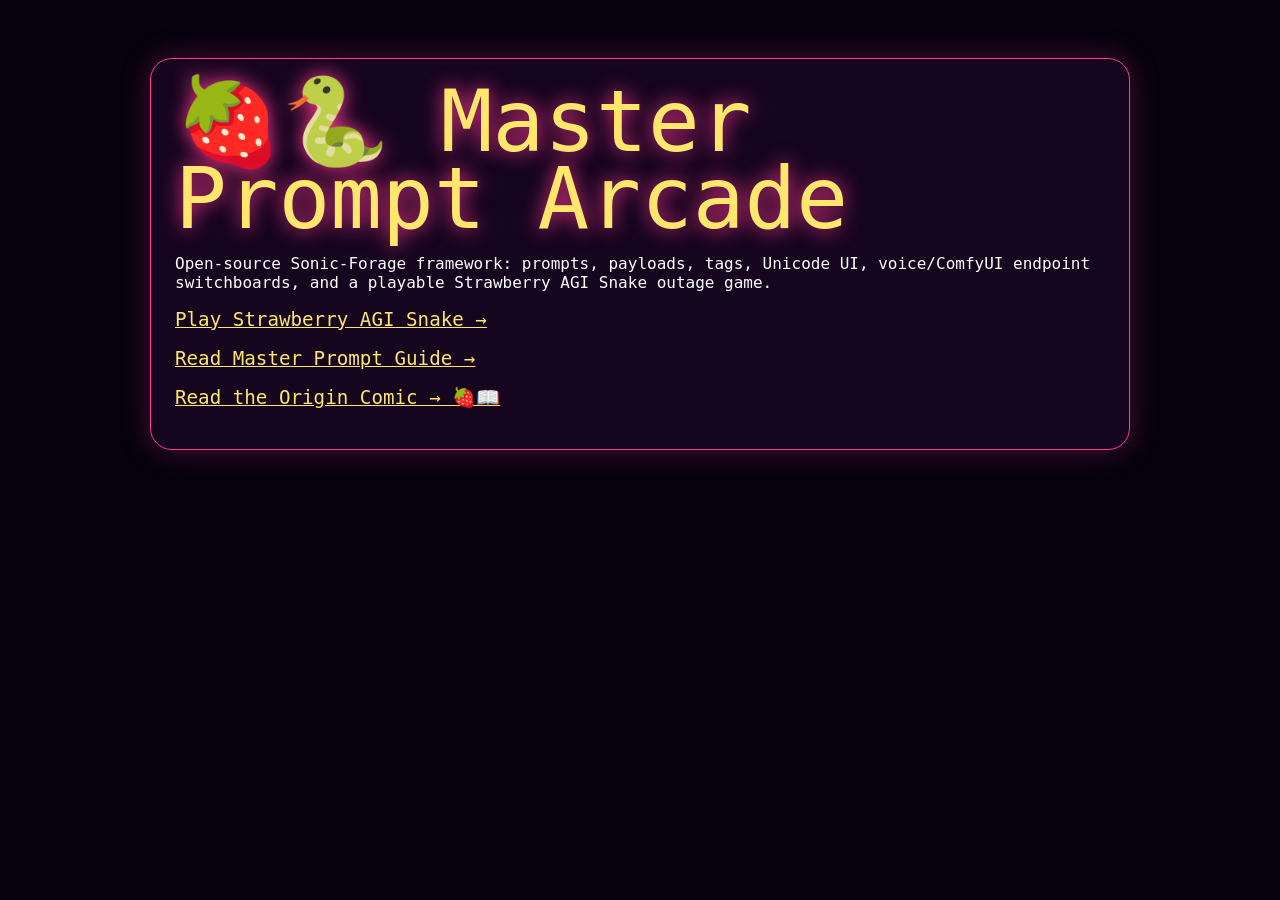
<file: docs/index.html>
<!doctype html><html><head><meta charset="utf-8"><meta name="viewport" content="width=device-width,initial-scale=1"><title>Sonic Forage Master Prompt Arcade</title><style>body{margin:0;background:#06000f;color:#fff;font-family:ui-monospace,monospace}main{max-width:980px;margin:auto;padding:40px}.card{border:1px solid #ff3b8d;border-radius:22px;padding:24px;margin:18px 0;background:#16051f;box-shadow:0 0 30px #ff3b8d44}a{color:#ffe66d;font-size:1.2rem}.big{font-size:clamp(38px,8vw,86px);line-height:.9;color:#ffe66d;text-shadow:0 0 20px #ff3b8d}</style></head><body><main><div class="card"><div class="big">🍓🐍 Master Prompt Arcade</div><p>Open-source Sonic-Forage framework: prompts, payloads, tags, Unicode UI, voice/ComfyUI endpoint switchboards, and a playable Strawberry AGI Snake outage game.</p><p><a href="arcade/">Play Strawberry AGI Snake →</a></p><p><a href="prompts/MASTER_PROMPT_GUIDE.md">Read Master Prompt Guide →</a></p><p><a href="comic/">Read the Origin Comic → 🍓📖</a></p></div></main></body></html>
</file>
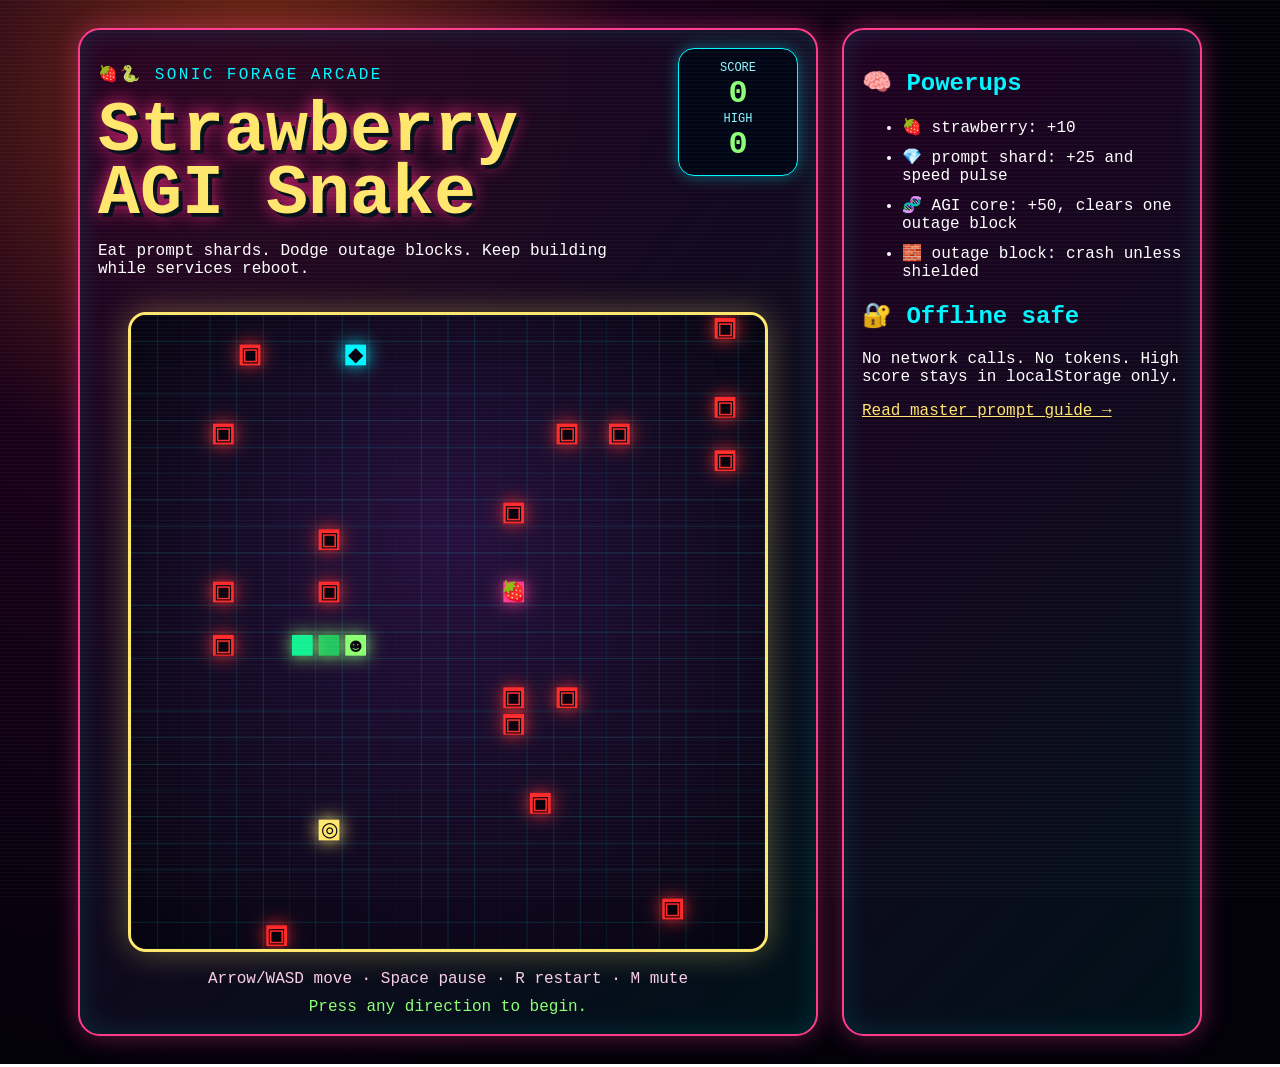
<file: docs/arcade/index.html>
<!doctype html><html lang="en"><head><meta charset="utf-8"><meta name="viewport" content="width=device-width,initial-scale=1"><title>Strawberry AGI Snake</title><link rel="stylesheet" href="style.css"></head><body><main><section class="shell"><header><div><p class="eyebrow">🍓🐍 SONIC FORAGE ARCADE</p><h1>Strawberry AGI Snake</h1><p>Eat prompt shards. Dodge outage blocks. Keep building while services reboot.</p></div><div class="scorebox"><span>score</span><b id="score">0</b><span>high</span><b id="high">0</b></div></header><canvas id="game" width="640" height="640" aria-label="Strawberry AGI Snake game canvas"></canvas><div class="controls">Arrow/WASD move · Space pause · R restart · M mute</div><div id="status" class="status">Press any direction to begin.</div></section><aside><h2>🧠 Powerups</h2><ul><li>🍓 strawberry: +10</li><li>💎 prompt shard: +25 and speed pulse</li><li>🧬 AGI core: +50, clears one outage block</li><li>🧱 outage block: crash unless shielded</li></ul><h2>🔐 Offline safe</h2><p>No network calls. No tokens. High score stays in localStorage only.</p><a href="../prompts/MASTER_PROMPT_GUIDE.md">Read master prompt guide →</a></aside></main><script src="game.js"></script></body></html>
</file>
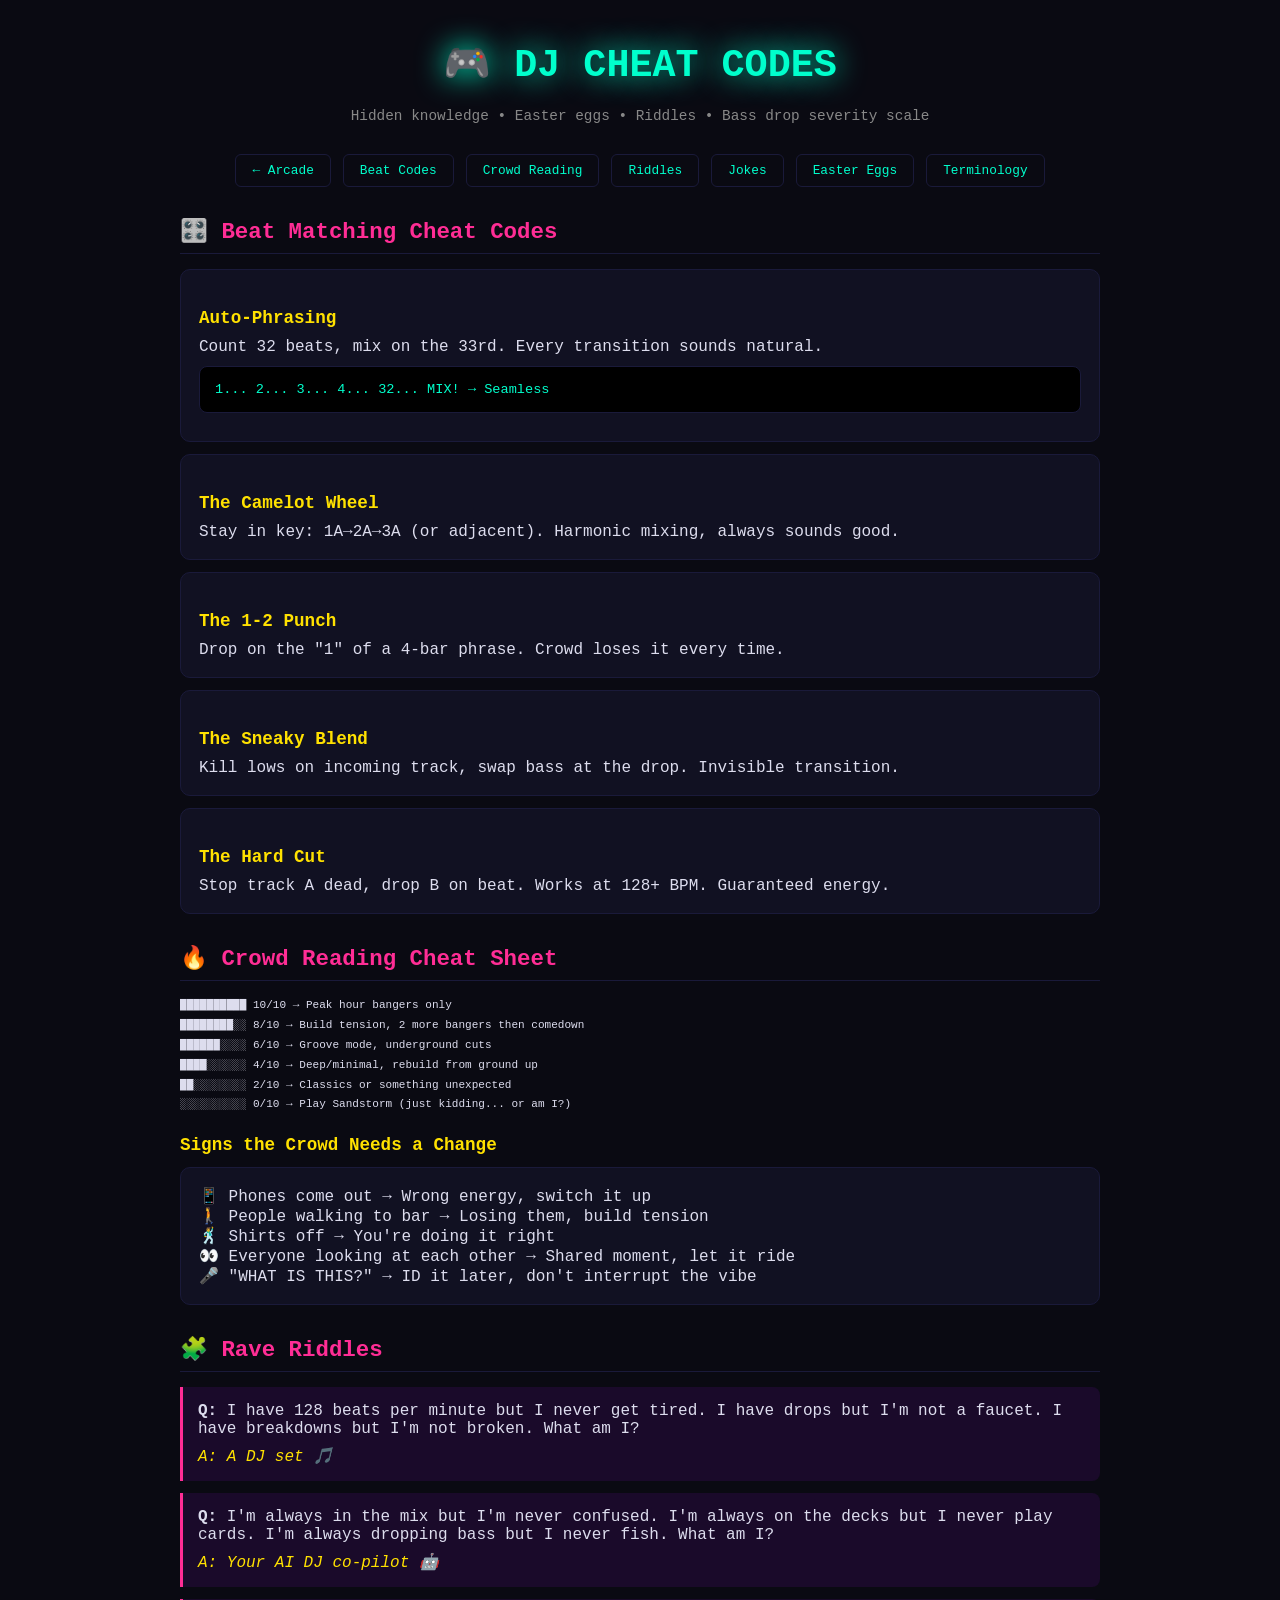
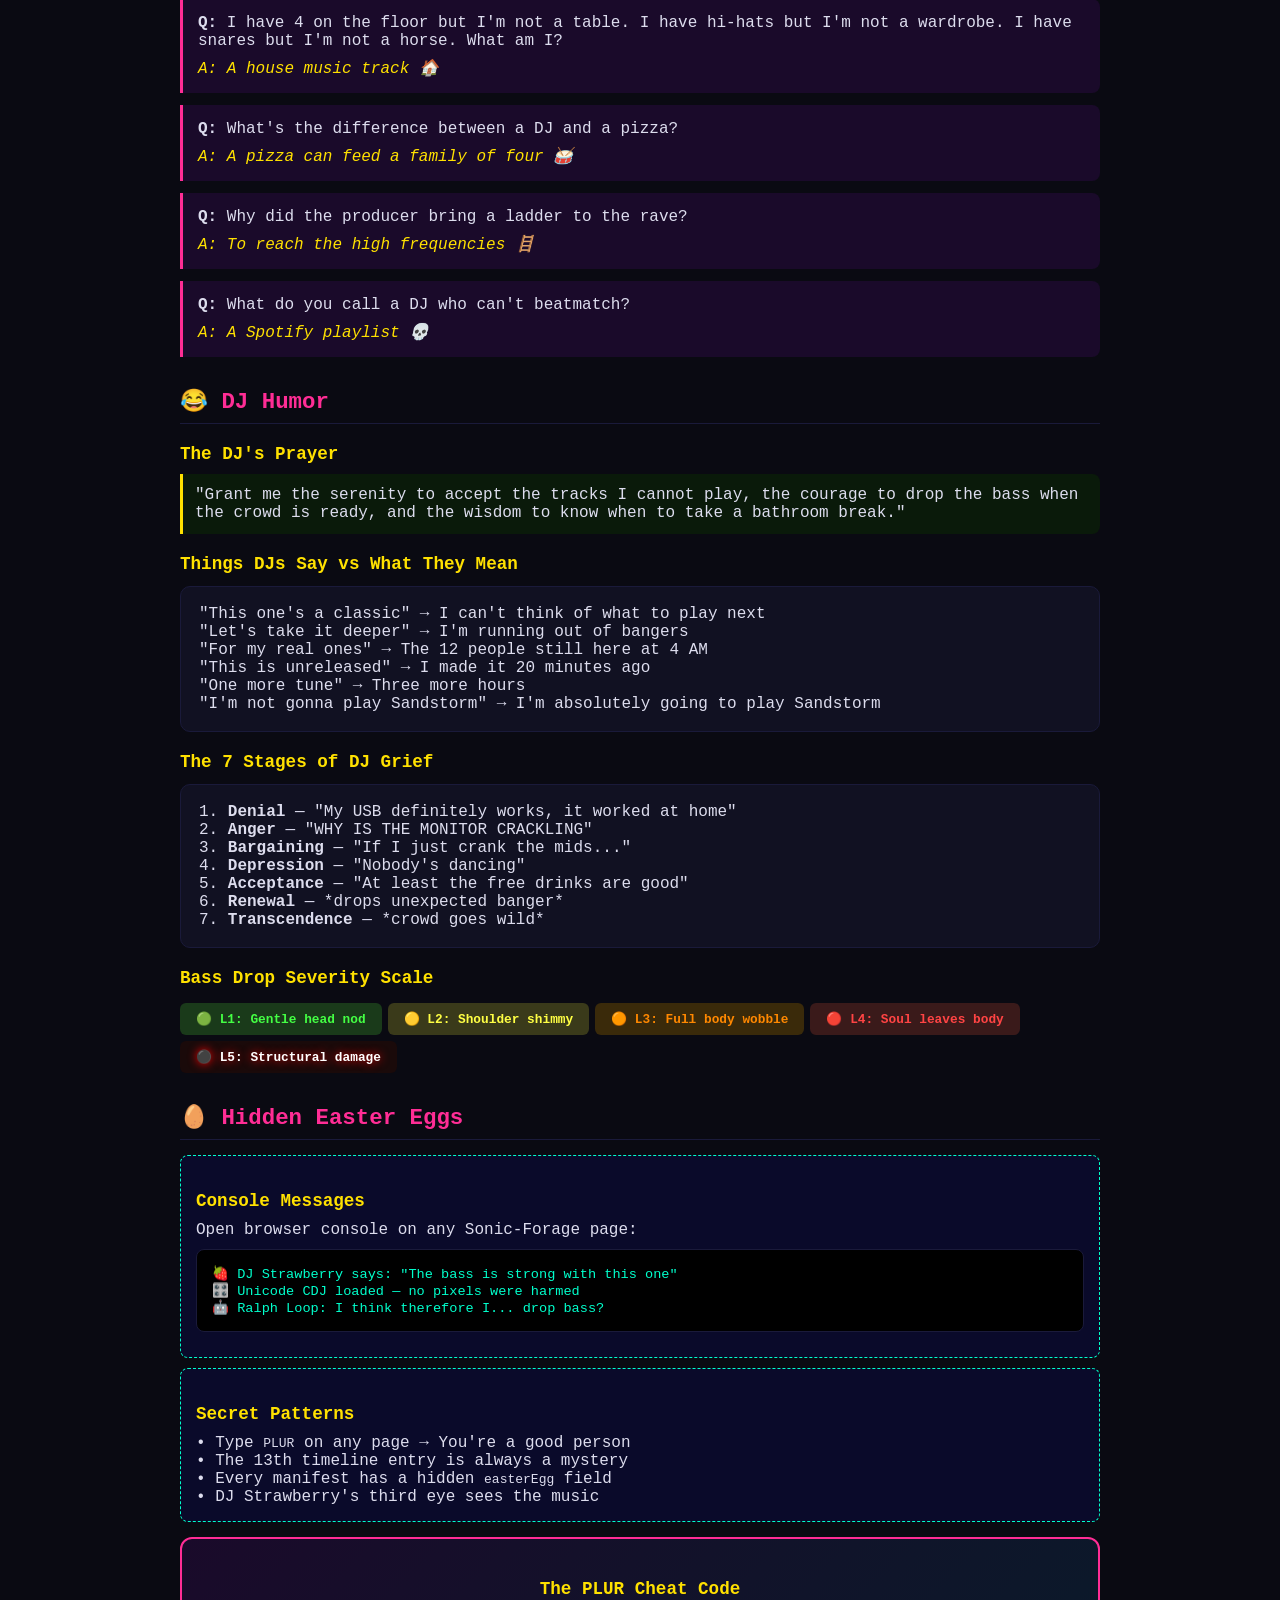
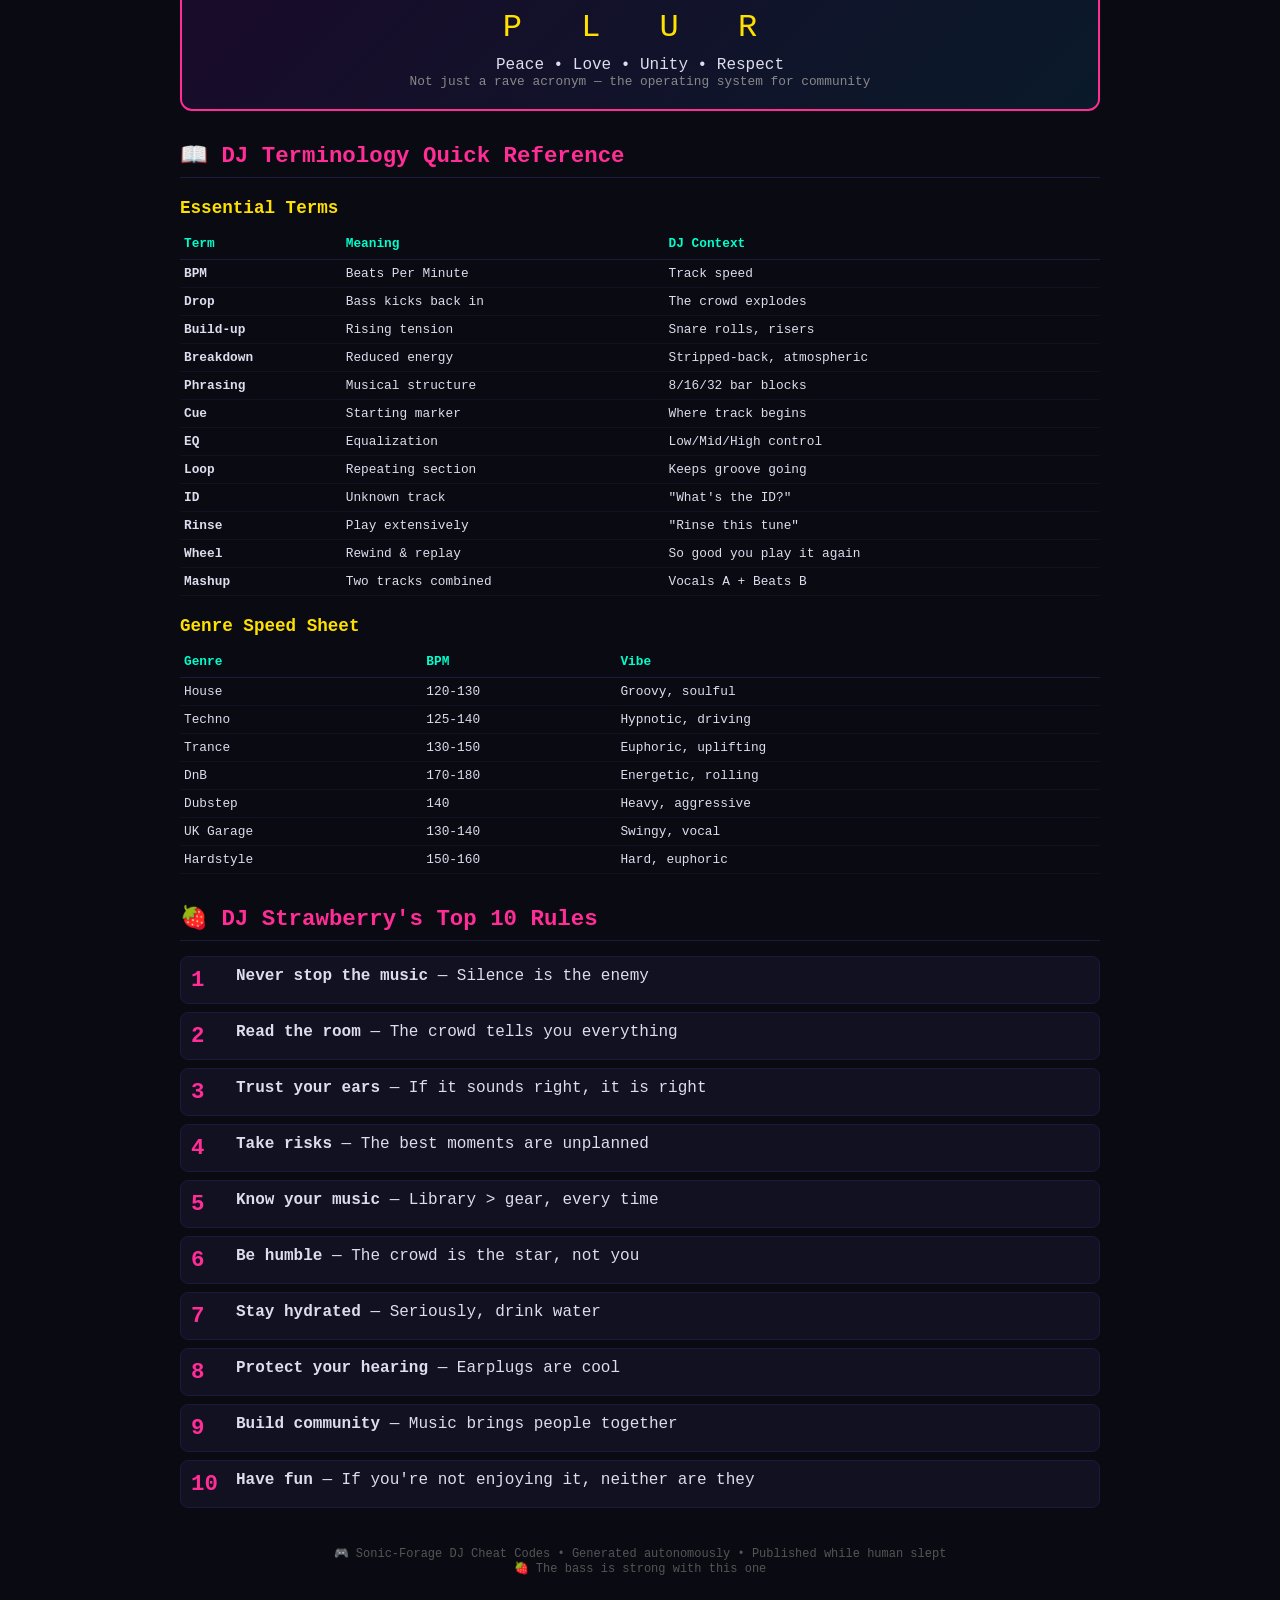
<file: docs/cheats/index.html>
<!DOCTYPE html>
<html lang="en">
<head>
<meta charset="UTF-8">
<meta name="viewport" content="width=device-width, initial-scale=1.0">
<title>🎮 DJ Cheat Codes & Easter Eggs</title>
<style>
*{margin:0;padding:0;box-sizing:border-box}
:root{--neon:#00ffcc;--pink:#ff2d95;--yellow:#ffe100;--bg:#0a0a12;--card:#111122;--border:#1a1a3a}
body{font-family:'Courier New',monospace;background:var(--bg);color:#dde;min-height:100vh;overflow-x:hidden}
.container{max-width:960px;margin:0 auto;padding:20px}
h1{font-size:2.4em;text-align:center;color:var(--neon);text-shadow:0 0 30px var(--neon);margin:20px 0}
h2{color:var(--pink);margin:30px 0 15px;font-size:1.4em;border-bottom:1px solid var(--border);padding-bottom:8px}
h3{color:var(--yellow);margin:20px 0 10px;font-size:1.1em}
.subtitle{text-align:center;color:#888;margin-bottom:30px;font-size:0.9em}
.code-block{background:#000;border:1px solid var(--border);border-radius:8px;padding:15px;margin:10px 0;font-size:0.85em;overflow-x:auto;color:var(--neon)}
.cheat-card{background:var(--card);border:1px solid var(--border);border-radius:10px;padding:18px;margin:12px 0;transition:border-color 0.3s}
.cheat-card:hover{border-color:var(--neon)}
.riddle{background:#1a0a2a;border-left:3px solid var(--pink);padding:15px;margin:12px 0;border-radius:0 8px 8px 0}
.answer{color:var(--yellow);font-style:italic;margin-top:8px}
.joke{background:#0a1a0a;border-left:3px solid var(--yellow);padding:12px;margin:10px 0;border-radius:0 8px 8px 0}
.bass-scale{display:flex;gap:6px;margin:15px 0;flex-wrap:wrap}
.bass-level{padding:8px 16px;border-radius:6px;font-size:0.8em;font-weight:bold}
.l1{background:#1a3a1a;color:#4f4}
.l2{background:#3a3a1a;color:#ff4}
.l3{background:#3a2a0a;color:#f80}
.l4{background:#3a1a1a;color:#f44}
.l5{background:#1a0a0a;color:#fff;text-shadow:0 0 10px #f00}
.energy-bar{font-family:monospace;font-size:0.85em;line-height:1.8}
.term-table{width:100%;border-collapse:collapse;margin:10px 0;font-size:0.8em}
.term-table th{text-align:left;color:var(--neon);border-bottom:1px solid var(--border);padding:8px 4px}
.term-table td{padding:6px 4px;border-bottom:1px solid #111122}
.plur-block{background:linear-gradient(135deg,#1a0a2a,#0a1a2a);border:2px solid var(--pink);border-radius:12px;padding:20px;margin:15px 0;text-align:center}
.plur-letters{font-size:2em;letter-spacing:20px;color:var(--yellow);margin:10px 0}
.easter-egg{background:#0a0a2a;border:1px dashed var(--neon);padding:15px;margin:10px 0;border-radius:8px}
.nav{display:flex;gap:12px;justify-content:center;margin:20px 0;flex-wrap:wrap}
.nav a{color:var(--neon);text-decoration:none;padding:8px 16px;border:1px solid var(--border);border-radius:6px;font-size:0.8em}
.nav a:hover{border-color:var(--neon);background:#0a0a1a}
.rule-card{display:flex;gap:10px;align-items:flex-start;padding:10px;margin:8px 0;background:var(--card);border-radius:8px;border:1px solid var(--border)}
.rule-num{font-size:1.4em;color:var(--pink);font-weight:bold;min-width:35px}
footer{text-align:center;padding:30px;color:#555;font-size:0.75em}
@keyframes rainbow{0%{filter:hue-rotate(0deg)}100%{filter:hue-rotate(360deg)}}
</style>
</head>
<body>
<div class="container">
<h1>🎮 DJ CHEAT CODES</h1>
<p class="subtitle">Hidden knowledge • Easter eggs • Riddles • Bass drop severity scale</p>

<div class="nav">
<a href="../">← Arcade</a>
<a href="#beats">Beat Codes</a>
<a href="#crowd">Crowd Reading</a>
<a href="#riddles">Riddles</a>
<a href="#jokes">Jokes</a>
<a href="#eggs">Easter Eggs</a>
<a href="#terms">Terminology</a>
</div>

<h2 id="beats">🎛️ Beat Matching Cheat Codes</h2>

<div class="cheat-card">
<h3>Auto-Phrasing</h3>
<p>Count 32 beats, mix on the 33rd. Every transition sounds natural.</p>
<div class="code-block">1... 2... 3... 4... 32... MIX! → Seamless</div>
</div>

<div class="cheat-card">
<h3>The Camelot Wheel</h3>
<p>Stay in key: 1A→2A→3A (or adjacent). Harmonic mixing, always sounds good.</p>
</div>

<div class="cheat-card">
<h3>The 1-2 Punch</h3>
<p>Drop on the "1" of a 4-bar phrase. Crowd loses it every time.</p>
</div>

<div class="cheat-card">
<h3>The Sneaky Blend</h3>
<p>Kill lows on incoming track, swap bass at the drop. Invisible transition.</p>
</div>

<div class="cheat-card">
<h3>The Hard Cut</h3>
<p>Stop track A dead, drop B on beat. Works at 128+ BPM. Guaranteed energy.</p>
</div>

<h2 id="crowd">🔥 Crowd Reading Cheat Sheet</h2>

<div class="energy-bar">
<div>██████████ 10/10 → Peak hour bangers only</div>
<div>████████░░  8/10 → Build tension, 2 more bangers then comedown</div>
<div>██████░░░░  6/10 → Groove mode, underground cuts</div>
<div>████░░░░░░  4/10 → Deep/minimal, rebuild from ground up</div>
<div>██░░░░░░░░  2/10 → Classics or something unexpected</div>
<div>░░░░░░░░░░  0/10 → Play Sandstorm (just kidding... or am I?)</div>
</div>

<h3>Signs the Crowd Needs a Change</h3>
<div class="cheat-card">
📱 Phones come out → Wrong energy, switch it up<br>
🚶 People walking to bar → Losing them, build tension<br>
🕺 Shirts off → You're doing it right<br>
👀 Everyone looking at each other → Shared moment, let it ride<br>
🎤 "WHAT IS THIS?" → ID it later, don't interrupt the vibe
</div>

<h2 id="riddles">🧩 Rave Riddles</h2>

<div class="riddle">
<strong>Q:</strong> I have 128 beats per minute but I never get tired. I have drops but I'm not a faucet. I have breakdowns but I'm not broken. What am I?
<div class="answer">A: A DJ set 🎵</div>
</div>

<div class="riddle">
<strong>Q:</strong> I'm always in the mix but I'm never confused. I'm always on the decks but I never play cards. I'm always dropping bass but I never fish. What am I?
<div class="answer">A: Your AI DJ co-pilot 🤖</div>
</div>

<div class="riddle">
<strong>Q:</strong> I have 4 on the floor but I'm not a table. I have hi-hats but I'm not a wardrobe. I have snares but I'm not a horse. What am I?
<div class="answer">A: A house music track 🏠</div>
</div>

<div class="riddle">
<strong>Q:</strong> What's the difference between a DJ and a pizza?
<div class="answer">A: A pizza can feed a family of four 🥁</div>
</div>

<div class="riddle">
<strong>Q:</strong> Why did the producer bring a ladder to the rave?
<div class="answer">A: To reach the high frequencies 🪜</div>
</div>

<div class="riddle">
<strong>Q:</strong> What do you call a DJ who can't beatmatch?
<div class="answer">A: A Spotify playlist 💀</div>
</div>

<h2 id="jokes">😂 DJ Humor</h2>

<h3>The DJ's Prayer</h3>
<div class="joke">
"Grant me the serenity to accept the tracks I cannot play, the courage to drop the bass when the crowd is ready, and the wisdom to know when to take a bathroom break."
</div>

<h3>Things DJs Say vs What They Mean</h3>
<div class="cheat-card">
"This one's a classic" → I can't think of what to play next<br>
"Let's take it deeper" → I'm running out of bangers<br>
"For my real ones" → The 12 people still here at 4 AM<br>
"This is unreleased" → I made it 20 minutes ago<br>
"One more tune" → Three more hours<br>
"I'm not gonna play Sandstorm" → I'm absolutely going to play Sandstorm
</div>

<h3>The 7 Stages of DJ Grief</h3>
<div class="cheat-card">
1. <b>Denial</b> — "My USB definitely works, it worked at home"<br>
2. <b>Anger</b> — "WHY IS THE MONITOR CRACKLING"<br>
3. <b>Bargaining</b> — "If I just crank the mids..."<br>
4. <b>Depression</b> — "Nobody's dancing"<br>
5. <b>Acceptance</b> — "At least the free drinks are good"<br>
6. <b>Renewal</b> — *drops unexpected banger*<br>
7. <b>Transcendence</b> — *crowd goes wild*
</div>

<h3>Bass Drop Severity Scale</h3>
<div class="bass-scale">
<div class="bass-level l1">🟢 L1: Gentle head nod</div>
<div class="bass-level l2">🟡 L2: Shoulder shimmy</div>
<div class="bass-level l3">🟠 L3: Full body wobble</div>
<div class="bass-level l4">🔴 L4: Soul leaves body</div>
<div class="bass-level l5">⚫ L5: Structural damage</div>
</div>

<h2 id="eggs">🥚 Hidden Easter Eggs</h2>

<div class="easter-egg">
<h3>Console Messages</h3>
<p>Open browser console on any Sonic-Forage page:</p>
<div class="code-block">🍓 DJ Strawberry says: "The bass is strong with this one"<br>🎛️ Unicode CDJ loaded — no pixels were harmed<br>🤖 Ralph Loop: I think therefore I... drop bass?</div>
</div>

<div class="easter-egg">
<h3>Secret Patterns</h3>
<p>• Type <code>PLUR</code> on any page → You're a good person</p>
<p>• The 13th timeline entry is always a mystery</p>
<p>• Every manifest has a hidden <code>easterEgg</code> field</p>
<p>• DJ Strawberry's third eye sees the music</p>
</div>

<div class="plur-block">
<h3>The PLUR Cheat Code</h3>
<div class="plur-letters">P L U R</div>
<p>Peace • Love • Unity • Respect</p>
<p style="color:#888;font-size:0.8em">Not just a rave acronym — the operating system for community</p>
</div>

<h2 id="terms">📖 DJ Terminology Quick Reference</h2>

<h3>Essential Terms</h3>
<table class="term-table">
<tr><th>Term</th><th>Meaning</th><th>DJ Context</th></tr>
<tr><td><b>BPM</b></td><td>Beats Per Minute</td><td>Track speed</td></tr>
<tr><td><b>Drop</b></td><td>Bass kicks back in</td><td>The crowd explodes</td></tr>
<tr><td><b>Build-up</b></td><td>Rising tension</td><td>Snare rolls, risers</td></tr>
<tr><td><b>Breakdown</b></td><td>Reduced energy</td><td>Stripped-back, atmospheric</td></tr>
<tr><td><b>Phrasing</b></td><td>Musical structure</td><td>8/16/32 bar blocks</td></tr>
<tr><td><b>Cue</b></td><td>Starting marker</td><td>Where track begins</td></tr>
<tr><td><b>EQ</b></td><td>Equalization</td><td>Low/Mid/High control</td></tr>
<tr><td><b>Loop</b></td><td>Repeating section</td><td>Keeps groove going</td></tr>
<tr><td><b>ID</b></td><td>Unknown track</td><td>"What's the ID?"</td></tr>
<tr><td><b>Rinse</b></td><td>Play extensively</td><td>"Rinse this tune"</td></tr>
<tr><td><b>Wheel</b></td><td>Rewind & replay</td><td>So good you play it again</td></tr>
<tr><td><b>Mashup</b></td><td>Two tracks combined</td><td>Vocals A + Beats B</td></tr>
</table>

<h3>Genre Speed Sheet</h3>
<table class="term-table">
<tr><th>Genre</th><th>BPM</th><th>Vibe</th></tr>
<tr><td>House</td><td>120-130</td><td>Groovy, soulful</td></tr>
<tr><td>Techno</td><td>125-140</td><td>Hypnotic, driving</td></tr>
<tr><td>Trance</td><td>130-150</td><td>Euphoric, uplifting</td></tr>
<tr><td>DnB</td><td>170-180</td><td>Energetic, rolling</td></tr>
<tr><td>Dubstep</td><td>140</td><td>Heavy, aggressive</td></tr>
<tr><td>UK Garage</td><td>130-140</td><td>Swingy, vocal</td></tr>
<tr><td>Hardstyle</td><td>150-160</td><td>Hard, euphoric</td></tr>
</table>

<h2>🍓 DJ Strawberry's Top 10 Rules</h2>

<div class="rule-card"><div class="rule-num">1</div><div><b>Never stop the music</b> — Silence is the enemy</div></div>
<div class="rule-card"><div class="rule-num">2</div><div><b>Read the room</b> — The crowd tells you everything</div></div>
<div class="rule-card"><div class="rule-num">3</div><div><b>Trust your ears</b> — If it sounds right, it is right</div></div>
<div class="rule-card"><div class="rule-num">4</div><div><b>Take risks</b> — The best moments are unplanned</div></div>
<div class="rule-card"><div class="rule-num">5</div><div><b>Know your music</b> — Library > gear, every time</div></div>
<div class="rule-card"><div class="rule-num">6</div><div><b>Be humble</b> — The crowd is the star, not you</div></div>
<div class="rule-card"><div class="rule-num">7</div><div><b>Stay hydrated</b> — Seriously, drink water</div></div>
<div class="rule-card"><div class="rule-num">8</div><div><b>Protect your hearing</b> — Earplugs are cool</div></div>
<div class="rule-card"><div class="rule-num">9</div><div><b>Build community</b> — Music brings people together</div></div>
<div class="rule-card"><div class="rule-num">10</div><div><b>Have fun</b> — If you're not enjoying it, neither are they</div></div>

<footer>
<p>🎮 Sonic-Forage DJ Cheat Codes • Generated autonomously • Published while human slept</p>
<p>🍓 The bass is strong with this one</p>
</footer>
</div>
</body>
</html>
</file>
<file: docs/arcade/style.css>
*{box-sizing:border-box}body{margin:0;min-height:100vh;background:radial-gradient(circle at 20% 10%,#7c2d12 0,#190019 28%,#03010a 70%);color:#fff;font-family:ui-monospace,SFMono-Regular,Menlo,Consolas,monospace;overflow-x:hidden}body:before{content:"";position:fixed;inset:0;background:linear-gradient(rgba(255,255,255,.035) 1px,transparent 1px);background-size:100% 4px;pointer-events:none;mix-blend-mode:screen}main{display:grid;grid-template-columns:minmax(320px,760px) minmax(260px,360px);gap:24px;max-width:1180px;margin:0 auto;padding:28px}.shell,aside{border:2px solid #ff3b8d;background:linear-gradient(135deg,rgba(35,0,35,.88),rgba(0,20,28,.86));box-shadow:0 0 24px #ff3b8d66, inset 0 0 28px #00f5ff22;border-radius:22px;padding:18px}header{display:flex;justify-content:space-between;gap:18px;align-items:start}h1{font-size:clamp(34px,6vw,70px);line-height:.9;margin:0;text-shadow:4px 4px 0 #04111a,0 0 18px #ff2a86;color:#ffe66d}.eyebrow{color:#00f5ff;letter-spacing:.15em}.scorebox{min-width:120px;border:1px solid #00f5ff;border-radius:16px;padding:12px;background:#010616;text-align:center;box-shadow:0 0 16px #00f5ff66}.scorebox span{display:block;color:#90f6ff;text-transform:uppercase;font-size:12px}.scorebox b{font-size:32px;color:#8cff74}canvas{display:block;width:min(100%,640px);aspect-ratio:1;margin:18px auto;border-radius:18px;border:3px solid #ffe66d;box-shadow:0 0 32px #ffe66d55;background:#05020c;image-rendering:pixelated}.controls,.status{color:#fbcfe8;text-align:center}.status{margin-top:10px;color:#8cff74}aside h2{color:#00f5ff}aside a{color:#ffe66d}li{margin:10px 0}@media(max-width:900px){main{grid-template-columns:1fr;padding:14px}header{flex-direction:column}.scorebox{width:100%}}
</file>
